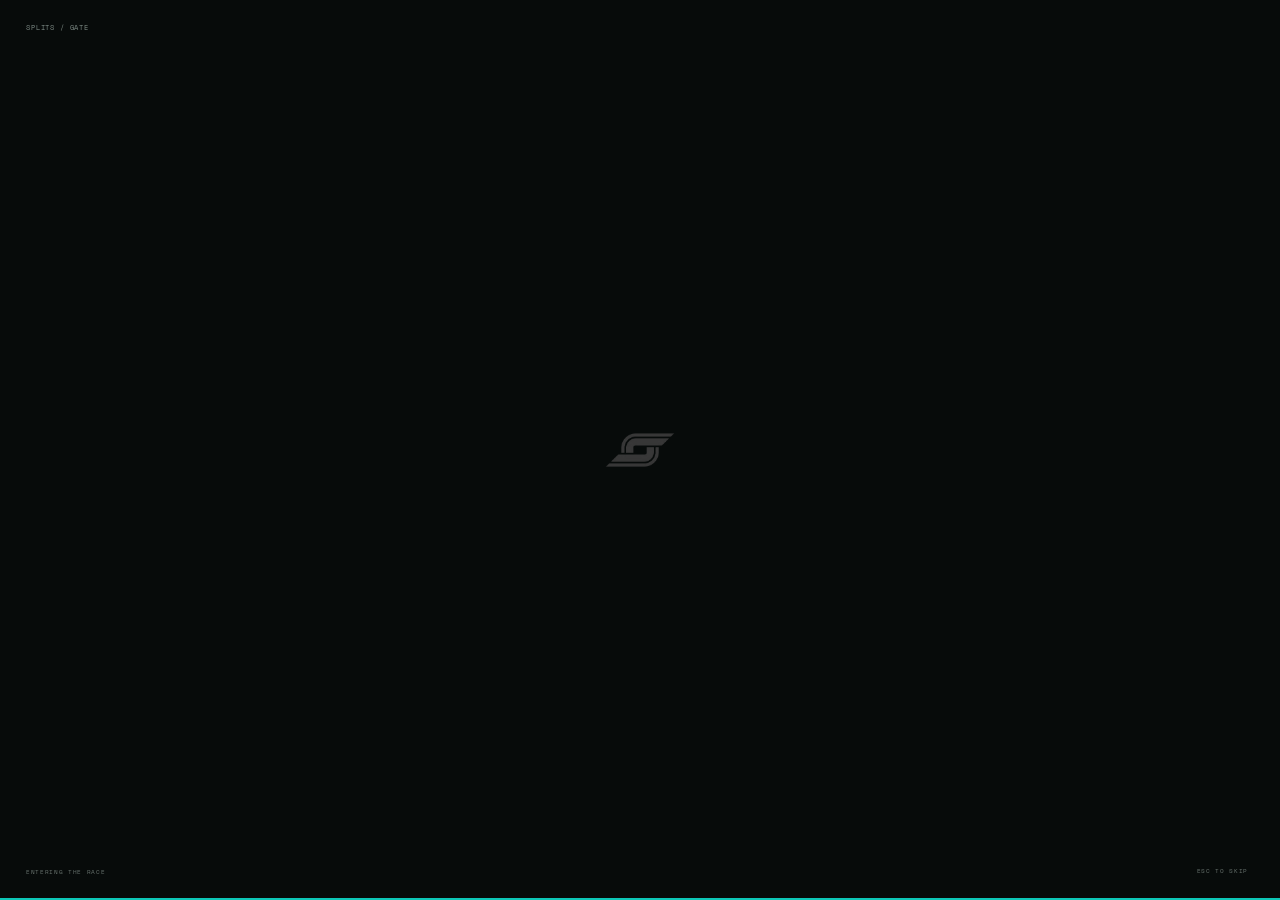
<file: docs/index.html>
<!doctype html><html lang="en"><head><meta charset="utf-8"><meta name="viewport" content="width=device-width,initial-scale=1,viewport-fit=cover"><meta name="description" content="Splitsgate — the community race overlay for Splitgate 1 and 2."><meta name="theme-color" content="#0a0f0e"><title>Splitsgate — Community Race Overlay</title><link rel="stylesheet" href="styles.css"></head>
<body><div class="loader" aria-label="Entering Splitsgate"><span class="loader-name">SPLITS / GATE</span><img src="assets/splitgate-mark.png" alt=""><p>ENTERING THE RACE</p><button type="button">ESC TO SKIP</button><i></i></div><div class="site">
  <header class="nav">
    <a class="brand" href="https://github.com/cody-raves/Splitsgate"><img src="assets/splitgate-mark.png" alt=""><b>SPLITS<br>GATE</b></a>
    <div class="status"><i></i><span>RACE SYSTEM / ONLINE</span></div>
    <nav><a href="install.html">HOW TO</a><a href="about.html">ABOUT</a><a href="https://github.com/cody-raves/Splitsgate">SOURCE</a><a href="https://discord.gg/WHH94nyhW8">DISCORD</a><a class="download" href="https://github.com/cody-raves/Splitsgate/releases/latest/download/Splitsgate.zip">DOWNLOAD <b>↗</b></a></nav>
  </header>
  <main>
    <section class="hero-copy">
      <p class="micro">COMMUNITY-BUILT RACE OVERLAY</p>
      <h1>SPLITS<br><em>GATE.</em></h1>
      <img class="hero-hud hero-hud-asset" src="assets/hud-stadium-trimmed.png" alt="Splitsgate HUD showing Stadium Medium, a 0:06.224 time, and three ball splits">
      <p class="tagline">RACE THE CLOCK / CHASE THE PERFECT RUN / 2026</p>
    </section>
    <section class="field">
      <div class="field-label"><span>SG / FIELD 001</span><b><i></i> LIVE</b></div>
      <div class="field-image"></div><div class="field-pattern"></div>
      <p>EVERY ORB. EVERY SPLIT. EVERY SECOND.</p>
    </section>
    <section class="signal" aria-hidden="true"><div class="signal-image"></div><div class="signal-pattern"></div><span>/ THE RUN</span><b>S</b></section>
    <section class="about">
      <article class="about-copy">
        <p class="micro">/ THE OVERLAY</p>
        <h2>A race HUD built for the next personal best.</h2>
        <p>Live splits, PB deltas, and verified community leaderboards for Splitgate 1 + 2.</p>
        <div class="actions"><a class="primary" href="https://github.com/cody-raves/Splitsgate/releases/latest/download/Splitsgate.zip">GET SPLITSGATE <b>↓</b></a><a href="install.html">HOW TO INSTALL <b>→</b></a></div>
      </article>
      <article class="feature">
        <p class="micro">/ YOUR RUN</p><h2>Your splits.<br>Your PB.<br>Your proof.</h2>
        <ul><li><b>LIVE SPLITS</b><span>/ 01</span></li><li><b>LEADERBOARDS</b><span>/ 02</span></li><li><b>MEDAL CLIPS</b><span>/ 03</span></li></ul>
      </article>
    </section>
  </main>
</div><script src="app.js"></script></body></html>
</file>
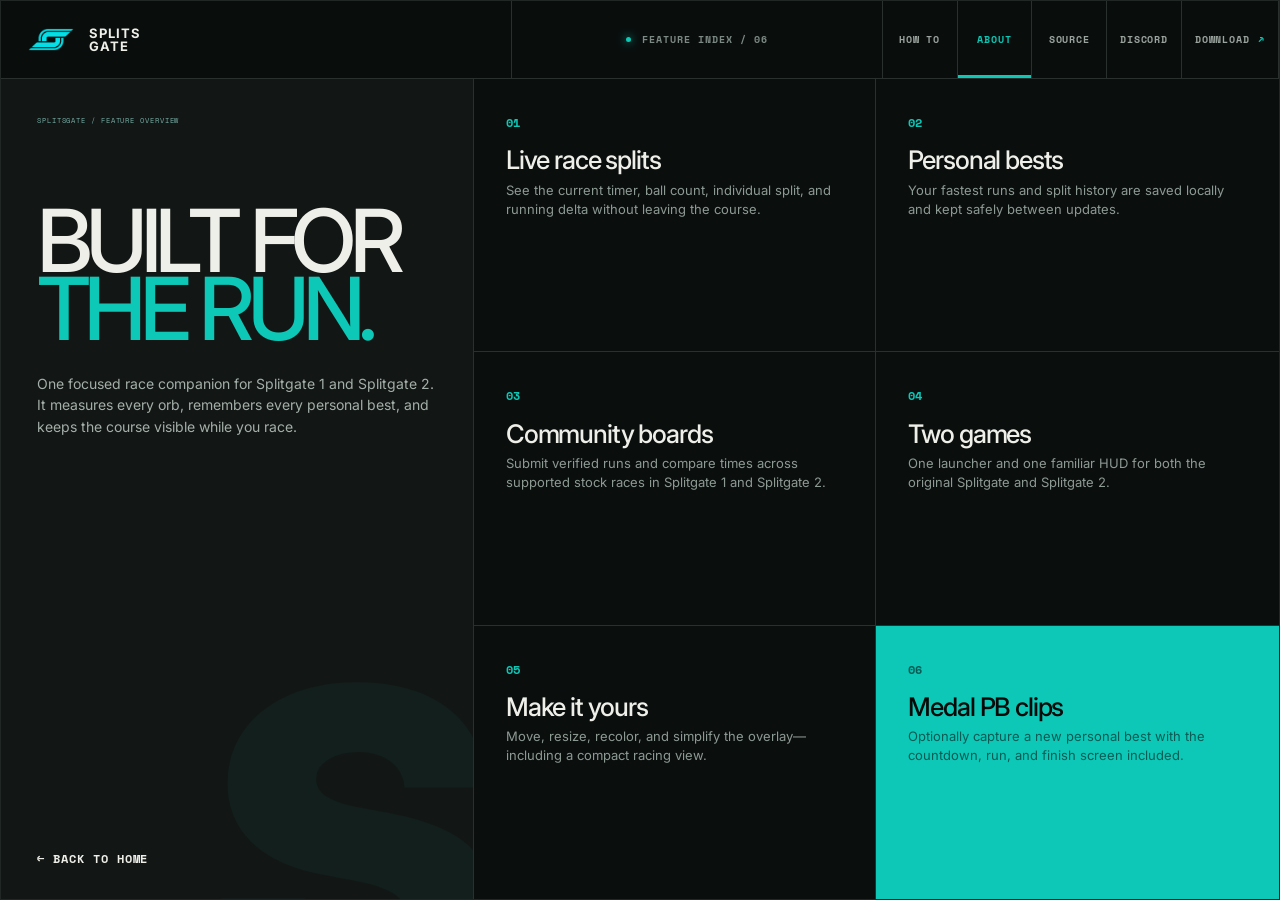
<file: docs/about.html>
<!doctype html>
<html lang="en">
<head>
  <meta charset="utf-8">
  <meta name="viewport" content="width=device-width,initial-scale=1,viewport-fit=cover">
  <meta name="description" content="Learn about the Splitsgate race overlay, PB tracking, community leaderboards, and Medal clips.">
  <meta name="theme-color" content="#0a0f0e">
  <title>About Splitsgate — Features</title>
  <link rel="stylesheet" href="styles.css">
</head>
<body class="about-page ready">
  <div class="site about-site">
    <header class="nav">
      <a class="brand" href="index.html"><img src="assets/splitgate-mark.png" alt=""><b>SPLITS<br>GATE</b></a>
      <div class="status"><i></i><span>FEATURE INDEX / 06</span></div>
      <nav><a href="install.html">HOW TO</a><a class="active" href="about.html">ABOUT</a><a href="https://github.com/cody-raves/Splitsgate">SOURCE</a><a href="https://discord.gg/WHH94nyhW8">DISCORD</a><a class="download" href="https://github.com/cody-raves/Splitsgate/releases/latest/download/Splitsgate.zip">DOWNLOAD <b>↗</b></a></nav>
    </header>
    <main class="about-main">
      <section class="about-intro">
        <p class="micro">SPLITSGATE / FEATURE OVERVIEW</p>
        <h1>BUILT FOR<br><em>THE RUN.</em></h1>
        <p>One focused race companion for Splitgate 1 and Splitgate 2. It measures every orb, remembers every personal best, and keeps the course visible while you race.</p>
        <a href="index.html">← BACK TO HOME</a>
      </section>
      <section class="feature-grid" aria-label="Splitsgate features">
        <article><span>01</span><h2>Live race splits</h2><p>See the current timer, ball count, individual split, and running delta without leaving the course.</p></article>
        <article><span>02</span><h2>Personal bests</h2><p>Your fastest runs and split history are saved locally and kept safely between updates.</p></article>
        <article><span>03</span><h2>Community boards</h2><p>Submit verified runs and compare times across supported stock races in Splitgate 1 and Splitgate 2.</p></article>
        <article><span>04</span><h2>Two games</h2><p>One launcher and one familiar HUD for both the original Splitgate and Splitgate 2.</p></article>
        <article><span>05</span><h2>Make it yours</h2><p>Move, resize, recolor, and simplify the overlay—including a compact racing view.</p></article>
        <article class="feature-accent"><span>06</span><h2>Medal PB clips</h2><p>Optionally capture a new personal best with the countdown, run, and finish screen included.</p></article>
      </section>
    </main>
  </div>
</body>
</html>
</file>
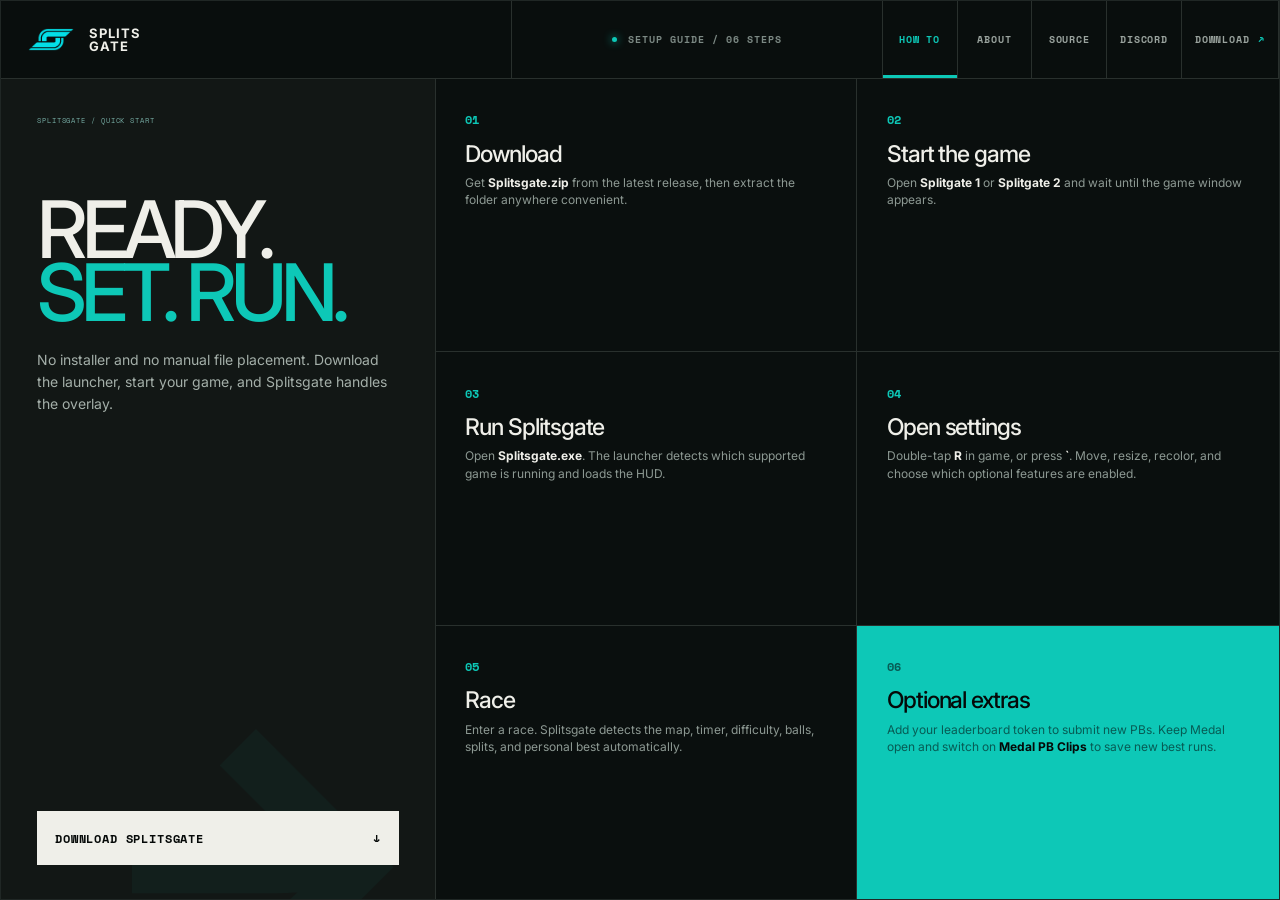
<file: docs/install.html>
<!doctype html>
<html lang="en">
<head>
  <meta charset="utf-8">
  <meta name="viewport" content="width=device-width,initial-scale=1,viewport-fit=cover">
  <meta name="description" content="Download, install, and use the Splitsgate race overlay for Splitgate 1 and Splitgate 2.">
  <meta name="theme-color" content="#0a0f0e">
  <title>How to Install Splitsgate</title>
  <link rel="stylesheet" href="styles.css">
</head>
<body class="about-page ready">
  <div class="site about-site">
    <header class="nav">
      <a class="brand" href="index.html"><img src="assets/splitgate-mark.png" alt=""><b>SPLITS<br>GATE</b></a>
      <div class="status"><i></i><span>SETUP GUIDE / 06 STEPS</span></div>
      <nav><a class="active" href="install.html">HOW TO</a><a href="about.html">ABOUT</a><a href="https://github.com/cody-raves/Splitsgate">SOURCE</a><a href="https://discord.gg/WHH94nyhW8">DISCORD</a><a class="download" href="https://github.com/cody-raves/Splitsgate/releases/latest/download/Splitsgate.zip">DOWNLOAD <b>↗</b></a></nav>
    </header>
    <main class="install-main">
      <section class="install-intro">
        <p class="micro">SPLITSGATE / QUICK START</p>
        <h1>READY.<br><em>SET. RUN.</em></h1>
        <p>No installer and no manual file placement. Download the launcher, start your game, and Splitsgate handles the overlay.</p>
        <a class="install-download" href="https://github.com/cody-raves/Splitsgate/releases/latest/download/Splitsgate.zip">DOWNLOAD SPLITSGATE <b>↓</b></a>
      </section>
      <section class="steps" aria-label="Installation steps">
        <article><h2>Download</h2><p>Get <strong>Splitsgate.zip</strong> from the latest release, then extract the folder anywhere convenient.</p></article>
        <article><h2>Start the game</h2><p>Open <strong>Splitgate 1</strong> or <strong>Splitgate 2</strong> and wait until the game window appears.</p></article>
        <article><h2>Run Splitsgate</h2><p>Open <strong>Splitsgate.exe</strong>. The launcher detects which supported game is running and loads the HUD.</p></article>
        <article><h2>Open settings</h2><p>Double-tap <strong>R</strong> in game, or press <strong>`</strong>. Move, resize, recolor, and choose which optional features are enabled.</p></article>
        <article><h2>Race</h2><p>Enter a race. Splitsgate detects the map, timer, difficulty, balls, splits, and personal best automatically.</p></article>
        <article><h2>Optional extras</h2><p>Add your leaderboard token to submit new PBs. Keep Medal open and switch on <strong>Medal PB Clips</strong> to save new best runs.</p></article>
      </section>
    </main>
  </div>
</body>
</html>
</file>
<file: docs/styles.css>
@import url('https://fonts.googleapis.com/css2?family=Inter:wght@400;500;600;700;800;900&family=Space+Mono:wght@400;700&display=swap');
:root{--bg:#0b100f;--panel:#121715;--paper:#efefe9;--ink:#050908;--cyan:#0dc8b7;--line:#29302d;--muted:#85918c;--mono:"Space Mono",monospace;--sans:Inter,"Segoe UI",sans-serif}*{box-sizing:border-box}html,body{margin:0;width:100%;height:100%;height:100dvh;overflow:hidden;background:var(--bg);color:var(--paper);font-family:var(--sans)}a{color:inherit;text-decoration:none}.loader{position:fixed;z-index:100;inset:0;background:#070b0a;display:grid;place-items:center;color:#7c8984;transition:opacity .55s ease,visibility .55s ease}.loader:before{content:"";position:absolute;inset:0;background-image:radial-gradient(#65706b23 .6px,transparent .7px);background-size:8px 8px;opacity:.2}.loader img{width:70px;filter:brightness(.22) saturate(.6);animation:loader-mark 1.2s ease-in-out infinite}.loader-name{position:absolute;left:26px;top:22px;font:7px var(--mono);letter-spacing:.12em}.loader p,.loader button{position:absolute;bottom:24px;margin:0;background:none;border:0;color:#68736e;font:6px var(--mono);letter-spacing:.11em}.loader p{left:26px}.loader button{right:26px;cursor:pointer}.loader i{position:absolute;left:0;bottom:0;height:2px;width:0;background:var(--cyan);animation:loader-line 1.65s ease forwards}.loader.done{opacity:0;visibility:hidden}.site{height:100dvh;display:grid;grid-template-rows:64px minmax(0,1fr);overflow:hidden;border:1px solid #202725}.site>*{opacity:0;transform:translateY(6px)}body.ready .site>*{opacity:1;transform:none;transition:opacity .55s ease,transform .55s ease}.nav{display:grid;grid-template-columns:44% 33% 23%;border-bottom:1px solid var(--line);background:#090e0d}.brand{display:flex;align-items:center;gap:12px;padding:0 20px;border-right:1px solid var(--line);font-size:9px;line-height:.9;letter-spacing:.08em}.brand img{width:34px;height:34px;object-fit:contain}.status{display:flex;align-items:center;justify-content:center;gap:9px;border-right:1px solid var(--line);font:7px var(--mono);letter-spacing:.14em;color:#7c8984}.status i,.field-label i{width:5px;height:5px;background:var(--cyan);border-radius:50%;box-shadow:0 0 9px var(--cyan)}.nav nav{display:flex;align-items:stretch}.nav nav a{flex:1;display:flex;align-items:center;justify-content:center;border-right:1px solid var(--line);font:7px var(--mono);letter-spacing:.12em;color:#9ba49f}.nav nav a:hover{color:var(--cyan)}.nav .download{flex:1.4;justify-content:space-around}.download b{color:var(--cyan)}
main{min-height:0;display:grid;grid-template-columns:1fr 1fr;grid-template-rows:56% 44%}.hero-copy{position:relative;min-height:0;padding:24px 28px;border-right:1px solid var(--line);border-bottom:1px solid var(--line);background:var(--panel);overflow:hidden}.micro{margin:0;color:#75aaa2;font:7px var(--mono);letter-spacing:.13em}.hero-copy h1{position:absolute;left:26px;top:50%;transform:translateY(-52%);margin:0;font-size:clamp(64px,8.5vw,164px);font-weight:500;line-height:.75;letter-spacing:-.075em}.hero-copy h1 em{font-style:normal;color:var(--cyan)}.tagline{position:absolute;left:28px;bottom:22px;margin:0;color:#6f7b76;font:6px var(--mono);letter-spacing:.11em}
.field{position:relative;min-height:0;border-bottom:1px solid var(--line);overflow:hidden;background:#080d0c}.field-label{position:absolute;z-index:4;left:0;right:0;top:0;height:30px;padding:0 12px;display:flex;align-items:center;justify-content:space-between;border-bottom:1px solid #2a312f99;background:#090e0dcc;color:#9aa39f;font:6px var(--mono);letter-spacing:.1em}.field-label b{display:flex;align-items:center;gap:7px}.field-image,.signal-image{position:absolute;inset:30px 0 0;background:url("assets/in-game-splitgate2.webp") center 48%/cover no-repeat;filter:grayscale(1) contrast(1.5) brightness(.42);opacity:.8}.field-image:after,.signal-image:after{content:"";position:absolute;inset:0;background:linear-gradient(120deg,#0e1512 8%,transparent 52%),linear-gradient(0deg,#06100de8,transparent 45%);mix-blend-mode:multiply}.field-pattern,.signal-pattern{position:absolute;inset:30px 0 0;background-image:radial-gradient(#d5ded956 .7px,transparent .8px);background-size:7px 7px;mix-blend-mode:screen;opacity:.75}.field-pattern:after{content:"";position:absolute;left:-2%;top:35%;width:65%;height:45%;background:#dfe4df22;transform:skewY(26deg)}.field>p{position:absolute;z-index:3;left:14px;bottom:10px;margin:0;color:#a9b4af;font:6px var(--mono);letter-spacing:.1em}
.signal{position:relative;min-height:0;overflow:hidden;border-right:1px solid var(--line);background:#0a0f0e}.signal-image{inset:0;background-position:15% 64%;filter:grayscale(1) contrast(1.8) brightness(.3)}.signal-pattern{inset:0;background-size:7px 7px}.signal span{position:absolute;z-index:3;left:20px;top:17px;color:#85a19b;font:6px var(--mono);letter-spacing:.12em}.signal b{position:absolute;z-index:2;right:8%;bottom:-25%;font-size:min(31vw,440px);line-height:1;color:#d5ddd918;font-weight:900}
.about{min-height:0;display:grid;grid-template-columns:58% 42%;overflow:hidden}.about-copy,.feature{position:relative;min-height:0;padding:22px 28px}.about-copy{background:#0b100f}.about-copy h2,.feature h2{margin:clamp(18px,3vh,34px) 0 9px;font-size:clamp(24px,2.8vw,54px);line-height:.98;letter-spacing:-.06em;font-weight:500}.about-copy>p:not(.micro){margin:0;color:#8b9691;font-size:clamp(8px,.75vw,12px);line-height:1.45}.actions{position:absolute;left:28px;right:28px;bottom:19px;height:42px;display:flex}.actions a{flex:1;display:flex;align-items:center;justify-content:space-between;padding:0 14px;border:1px solid #343c39;font:6px var(--mono);letter-spacing:.08em}.actions .primary{background:var(--paper);color:var(--ink);border-color:var(--paper)}.actions a:hover{border-color:var(--cyan)}.feature{background:var(--cyan);color:var(--ink)}.feature .micro{color:#085e57}.feature h2{margin-top:clamp(16px,2.3vh,28px);font-size:clamp(24px,2.55vw,48px)}.feature ul{position:absolute;left:28px;right:28px;bottom:18px;margin:0;padding:0;list-style:none}.feature li{display:flex;justify-content:space-between;border-top:1px solid #08776d;padding:7px 0;font:6px var(--mono)}
@media(max-width:900px){.nav{grid-template-columns:34% 38% 28%}.nav nav a:not(.download){display:none}.hero-copy h1{font-size:clamp(58px,11vw,96px)}.about{grid-template-columns:1fr 1fr}.about-copy,.feature{padding:18px}.actions,.feature ul{left:18px;right:18px}}
@media(max-width:640px){.site{grid-template-rows:52px minmax(0,1fr)}.nav{grid-template-columns:145px 1fr 55px}.brand{padding:0 12px}.brand img{width:28px;height:28px}.status{justify-content:flex-start;padding-left:14px}.status span{display:none}.nav nav a{display:none!important}.nav nav .download{display:flex!important;font-size:0}.download b{font-size:13px}main{grid-template-columns:1fr;grid-template-rows:34% 27% 39%}.hero-copy{border-right:0;padding:16px 18px}.hero-copy h1{left:18px;font-size:clamp(50px,18vw,78px)}.tagline{left:18px;bottom:12px;font-size:5px}.field{grid-row:2}.signal{display:none}.about{grid-row:3;grid-template-columns:56% 44%}.about-copy,.feature{padding:12px}.about-copy h2,.feature h2{font-size:clamp(17px,5vw,25px);margin-top:10px}.about-copy>p:not(.micro){font-size:6.5px}.actions{left:12px;right:12px;bottom:10px;height:34px}.actions a{padding:0 7px;font-size:5px}.feature ul{left:12px;right:12px;bottom:9px}.field-image{background-position:center 52%}}
@media(max-height:700px) and (min-width:641px){.site{grid-template-rows:54px minmax(0,1fr)}main{grid-template-rows:55% 45%}.hero-copy h1{font-size:clamp(58px,7.2vw,100px)}.about-copy,.feature{padding-top:15px}.about-copy h2,.feature h2{margin-top:12px;font-size:clamp(21px,2.4vw,34px)}.actions{bottom:10px;height:34px}.feature ul{bottom:8px}.feature li{padding:5px 0}}
@keyframes loader-mark{50%{filter:brightness(.42) saturate(.9);transform:scale(1.04)}}@keyframes loader-line{to{width:100%}}@media(prefers-reduced-motion:reduce){.loader img,.loader i{animation:none}.loader{transition:none}.site>*{transition:none!important}}

/* Action text stays deliberately larger than the decorative micro-labels. */
.actions{height:50px}
.actions a{padding:0 18px;border-color:#53605a;color:#f5f7f4;font-size:clamp(10px,.62vw,13px);font-weight:700;letter-spacing:.045em}
.actions a b{font-size:1.15em;color:var(--cyan)}
.actions .primary b{color:var(--ink)}
.actions a:hover{background:#111a17}
.actions .primary:hover{background:#fff}
@media(max-width:640px){.actions{height:38px}.actions a{padding:0 8px;font-size:8px}}

/* Keep the real Splitsgate HUD inside both editorial image crops. */
.field-image{background-position:left center;filter:grayscale(.7) contrast(1.18) brightness(.7);opacity:1}
.signal-image{background-image:url("assets/in-game-splitgate1.webp");background-position:left top;filter:grayscale(.75) contrast(1.2) brightness(.62);opacity:1}
.field-pattern,.signal-pattern{opacity:.44}
.field-image:after,.signal-image:after{background:linear-gradient(120deg,#0e15124a 8%,transparent 52%),linear-gradient(0deg,#06100d8a,transparent 45%)}

/* Navigation and feature information are functional text, not micro-labels. */
.site{grid-template-rows:78px minmax(0,1fr)}
.brand{gap:15px;padding:0 27px;font-size:13px;line-height:.95;letter-spacing:.07em}
.brand img{width:46px;height:46px;filter:brightness(0) saturate(100%) invert(70%) sepia(75%) saturate(776%) hue-rotate(125deg) brightness(94%) contrast(98%)}
.status{gap:11px;font-size:clamp(10px,.55vw,13px);font-weight:700;letter-spacing:.1em}
.nav nav a{padding:0 17px;font-size:clamp(10px,.52vw,12px);font-weight:700;letter-spacing:.08em}
.field-label{height:36px;padding:0 16px;font-size:10px;font-weight:700}
.field-image,.field-pattern{inset:36px 0 0}
.feature>.micro{font-size:10px;font-weight:700;color:#075b54}
.feature ul{bottom:22px}
.feature li{padding:10px 0;font-size:clamp(10px,.56vw,13px);font-weight:700;letter-spacing:.035em}
@media(max-width:640px){.site{grid-template-rows:60px minmax(0,1fr)}.brand{gap:9px;padding:0 12px;font-size:10px}.brand img{width:35px;height:35px}.status{font-size:9px}.feature>.micro{font-size:8px}.feature li{padding:6px 0;font-size:8px}}

/* About page */
.nav nav .active{color:var(--cyan);box-shadow:inset 0 -3px var(--cyan)}
.about-main{display:grid;grid-template-columns:37% 63%;grid-template-rows:1fr;min-height:0}
.about-intro{position:relative;padding:clamp(28px,4vh,56px);border-right:1px solid var(--line);background:var(--panel);overflow:hidden}
.about-intro:after{content:"S";position:absolute;right:-7%;bottom:-20%;color:#16c6b30b;font-size:min(34vw,520px);font-weight:900;line-height:1}
.about-intro h1{position:relative;z-index:1;margin:clamp(46px,9vh,120px) 0 30px;font-size:clamp(52px,6.8vw,118px);font-weight:500;line-height:.78;letter-spacing:-.075em}
.about-intro h1 em{color:var(--cyan);font-style:normal}
.about-intro>p:not(.micro){position:relative;z-index:1;max-width:500px;color:#a4afa9;font-size:clamp(14px,.9vw,18px);line-height:1.55}
.about-intro>a{position:absolute;z-index:2;left:clamp(28px,4vh,56px);bottom:32px;color:var(--paper);font:700 12px var(--mono);letter-spacing:.08em}
.about-intro>a:hover{color:var(--cyan)}
.feature-grid{display:grid;grid-template-columns:repeat(2,1fr);grid-template-rows:repeat(3,1fr);min-height:0}
.feature-grid article{position:relative;padding:clamp(22px,2.5vw,44px);border-right:1px solid var(--line);border-bottom:1px solid var(--line);background:#0a0f0e;overflow:hidden}
.feature-grid article:nth-child(2n){border-right:0}.feature-grid article:nth-last-child(-n+2){border-bottom:0}
.feature-grid span{color:var(--cyan);font:700 12px var(--mono)}
.feature-grid h2{margin:clamp(12px,1.8vh,22px) 0 8px;font-size:clamp(22px,2vw,38px);font-weight:500;line-height:1;letter-spacing:-.045em}
.feature-grid p{max-width:470px;margin:0;color:#8d9993;font-size:clamp(13px,.8vw,16px);line-height:1.45}
.feature-grid .feature-accent{background:var(--cyan);color:var(--ink)}
.feature-grid .feature-accent span,.feature-grid .feature-accent p{color:#075c55}
@media(max-width:900px){.about-main{grid-template-columns:34% 66%}.about-intro{padding:24px}.about-intro h1{font-size:clamp(44px,7vw,68px)}.feature-grid article{padding:20px}.feature-grid h2{font-size:21px}.feature-grid p{font-size:12px}}
@media(max-width:640px){.about-main{grid-template-columns:1fr;grid-template-rows:31% 69%}.about-intro{border-right:0;border-bottom:1px solid var(--line);padding:16px 20px}.about-intro h1{margin:18px 0 9px;font-size:40px}.about-intro>p:not(.micro){margin:0;max-width:90%;font-size:10px;line-height:1.35}.about-intro>a{left:auto;right:18px;bottom:15px;font-size:8px}.feature-grid{grid-template-columns:repeat(2,1fr);grid-template-rows:repeat(3,1fr)}.feature-grid article{padding:10px 12px}.feature-grid span{font-size:8px}.feature-grid h2{margin:5px 0 3px;font-size:15px}.feature-grid p{font-size:8px;line-height:1.3}}

/* A real compact HUD example lives inside the identity panel. */
.hero-hud{position:absolute;z-index:3;right:5%;top:50%;width:clamp(220px,18vw,370px);transform:translateY(-50%);padding:18px 19px 15px;background:#061722f2;border:2px solid #27738a;box-shadow:0 20px 60px #0008;clip-path:polygon(0 0,94% 0,100% 10%,100% 100%,6% 100%,0 90%)}
.hero-hud-head{display:flex;justify-content:space-between;gap:12px;color:#d9f7fb;font:700 clamp(7px,.45vw,10px) var(--mono);letter-spacing:.04em}.hero-hud-head b{color:var(--yellow)}
.hero-hud-rule{height:3px;margin:9px 0;background:linear-gradient(90deg,var(--cyan) 78%,transparent 78%)}
.hero-hud>strong{display:block;margin-bottom:8px;color:#f6fbfc;font:700 clamp(24px,2vw,40px) var(--mono);letter-spacing:-.055em}
.hero-hud-cols,.hero-hud-row{display:grid;grid-template-columns:42px 1fr 65px;align-items:center;font-family:var(--mono)}
.hero-hud-cols{padding:6px 5px 3px;border-top:1px solid #274e5d;color:#7895a0;font-size:8px}.hero-hud-row{padding:3px 5px;color:#e4f0f3;font-size:clamp(8px,.48vw,11px)}
.hero-hud-row i{color:var(--cyan);font-style:normal;text-align:right}.hero-hud-row.active{background:linear-gradient(90deg,#0dc8b72e,transparent);color:#fff}
.hero-hud>p{margin:9px 0 0;padding-top:8px;border-top:1px solid #274e5d;color:var(--yellow);font:700 9px var(--mono);letter-spacing:.06em}
@media(max-width:1100px){.hero-hud{right:3%;width:220px;padding:13px}.hero-hud-head span{max-width:135px}.hero-copy h1{font-size:clamp(54px,7vw,78px)}}
@media(max-width:640px){.hero-hud{display:none}}

/* Match the real in-game HUD while letting the title panel show through. */
.hero-hud{width:clamp(240px,19vw,390px);padding:8px 4px;background:transparent;border:0;box-shadow:none;clip-path:none}
.hero-hud-head{align-items:center;color:#effcff;font-size:clamp(9px,.55vw,12px);font-style:italic}
.hero-hud-head img{width:48px;height:34px;object-fit:contain;filter:brightness(0) invert(1)}
.hero-hud-rule{height:3px;margin:4px 0 7px;background:var(--cyan)}
.hero-hud-time{display:flex;align-items:flex-end;justify-content:space-between;gap:12px;padding-bottom:7px;border-bottom:1px solid #6a7c836e}
.hero-hud-time strong{color:#f7ffff;font:700 clamp(28px,2.3vw,46px) var(--mono);letter-spacing:-.07em}
.hero-hud-time b{padding-bottom:5px;color:var(--cyan);font:700 clamp(8px,.5vw,11px) var(--mono);font-style:italic}
.hero-hud-cols{border-top:0;color:#afbdc2;font-size:clamp(8px,.46vw,10px)}
.hero-hud-row{font-size:clamp(10px,.58vw,13px);text-shadow:0 2px 8px #000}.hero-hud-row i{color:#4af0d7}.hero-hud-row i.positive{color:#ff7373}
.hero-hud-row.active{background:#0dc8b72c;color:#61f3df}
.hero-hud>p{display:none}

/* Pixel-perfect crop of the real HUD: the game outside its panel is masked away. */
.hero-hud-crop{width:clamp(255px,20vw,410px);aspect-ratio:1.63;padding:0;background-image:url("assets/in-game-splitgate1.webp");background-repeat:no-repeat;background-size:600% auto;background-position:right top;border:0;box-shadow:0 18px 48px #0008;clip-path:polygon(5% 0,95% 0,100% 12%,100% 100%,0 100%,0 12%)}

.hero-hud-asset{width:clamp(255px,20vw,410px);height:auto;padding:0;background:none;border:0;box-shadow:0 18px 48px #0008;clip-path:none;object-fit:contain}

/* Five clear navigation choices still fit in the one-screen header. */
.nav{grid-template-columns:40% 29% 31%}
.nav nav a{padding-left:9px;padding-right:9px}

/* One-screen setup guide */
.install-main{display:grid;grid-template-columns:34% 66%;grid-template-rows:1fr;min-height:0}
.install-intro{position:relative;padding:clamp(28px,4vh,56px);border-right:1px solid var(--line);background:var(--panel);overflow:hidden}
.install-intro:after{content:"→";position:absolute;right:2%;bottom:-16%;color:#16c6b30b;font-size:min(28vw,430px);font-weight:900;line-height:1}
.install-intro h1{position:relative;z-index:1;margin:clamp(42px,8vh,105px) 0 26px;font-size:clamp(52px,6.2vw,110px);font-weight:500;line-height:.79;letter-spacing:-.075em}
.install-intro h1 em{color:var(--cyan);font-style:normal}.install-intro>p:not(.micro){position:relative;z-index:1;max-width:480px;color:#a4afa9;font-size:clamp(14px,.9vw,18px);line-height:1.55}
.install-intro .install-download{position:absolute;z-index:2;left:clamp(28px,4vh,56px);right:clamp(28px,4vh,56px);bottom:34px;height:54px;display:flex;align-items:center;justify-content:space-between;padding:0 18px;background:var(--paper);color:var(--ink);font:700 12px var(--mono);letter-spacing:.07em}
.install-intro .install-download:hover{background:var(--cyan)}
.steps{display:grid;grid-template-columns:repeat(2,1fr);grid-template-rows:repeat(3,1fr);min-height:0;counter-reset:step}
.steps article{position:relative;padding:clamp(20px,2.3vw,40px);border-right:1px solid var(--line);border-bottom:1px solid var(--line);background:#0a0f0e;overflow:hidden;counter-increment:step}.steps article:nth-child(2n){border-right:0}.steps article:nth-last-child(-n+2){border-bottom:0}.steps article:last-child{background:var(--cyan);color:var(--ink)}
.steps article:before{content:"0" counter(step);color:var(--cyan);font:700 12px var(--mono)}.steps article:last-child:before{color:#075c55}
.steps h2{margin:clamp(12px,1.6vh,20px) 0 8px;font-size:clamp(22px,1.8vw,36px);font-weight:500;line-height:1;letter-spacing:-.045em}.steps p{max-width:480px;margin:0;color:#8d9993;font-size:clamp(12px,.76vw,15px);line-height:1.45}.steps article:last-child p{color:#075c55}.steps strong{color:var(--paper)}.steps article:last-child strong{color:var(--ink)}
@media(max-width:900px){.install-main{grid-template-columns:34% 66%}.install-intro{padding:24px}.install-intro h1{font-size:clamp(42px,6.5vw,64px)}.steps article{padding:18px}.steps h2{font-size:20px}.steps p{font-size:11px}}
@media(max-width:640px){.install-main{grid-template-columns:1fr;grid-template-rows:30% 70%}.install-intro{border-right:0;border-bottom:1px solid var(--line);padding:14px 20px}.install-intro h1{margin:16px 0 7px;font-size:38px}.install-intro>p:not(.micro){max-width:68%;font-size:9px;line-height:1.35}.install-intro .install-download{left:auto;right:16px;bottom:16px;width:120px;height:38px;font-size:7px}.steps article{padding:9px 11px}.steps article:before{font-size:7px}.steps h2{margin:4px 0 3px;font-size:14px}.steps p{font-size:7.5px;line-height:1.25}}
</file>
